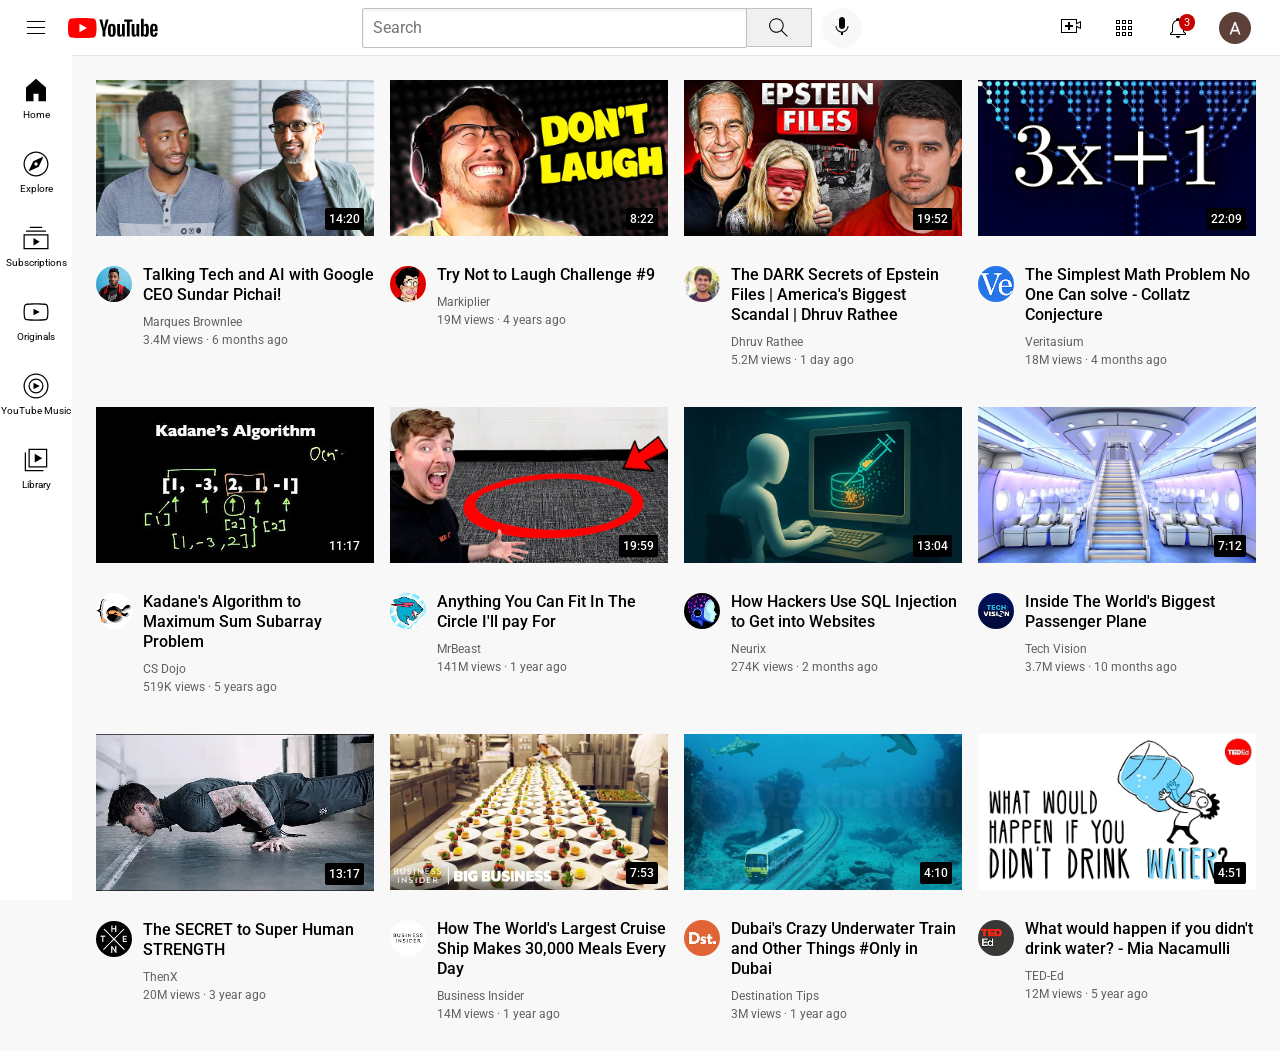
<file: index.html>
<!DOCTYPE html>
<html lang="en">

<head>
    <meta charset="UTF-8">
    <meta name="viewport" content="width=device-width, initial-scale=1.0">
    <title>YouTube.com Clone</title>

    <link rel="preconnect" href="https://fonts.googleapis.com">
    <link rel="preconnect" href="https://fonts.gstatic.com" crossorigin>
    <link href="https://fonts.googleapis.com/css2?family=Roboto:ital,wght@0,100..900;1,100..900&display=swap"
        rel="stylesheet">

    <link rel="stylesheet" href="Styles/video.css">
    <link rel="stylesheet" href="Styles/header.css">
    <link rel="stylesheet" href="Styles/general.css">
    <link rel="stylesheet" href="Styles/sidebar.css">
    
    <link rel="icon" href="youtube-favicon.ico">
</head>

<body>
    <div class="header">
        <div class="left-section">
            <img class="hamburger-menu" src="Icons/hamburger-menu.svg">
            <img class="youtube-logo" src="Icons/youtube-logo.svg">
        </div>
        <div class="middle-section">
            <input type="text" placeholder="Search" class="search-bar">
            <button class="search-button">
                <img class="search-icon" src="Icons/search.svg">
                <div class="tooltip">Search</div>
            </button>
            <button class="voice-search-button">
                <img class="voice-search-icon" src="Icons/voice-search-icon.svg">
                <div class="tooltip">Search with your voice</div>
            </button>
        </div>
        <div class="right-section">
            <div class="upload-tooltip">
                <img class="upload" src="Icons/upload.svg">
                <div class="tooltip">Create</div>
            </div>

            <div class="youtube-apps-tooltip">
                <img class="youtube-apps" src="Icons/youtube-apps.svg">
                <div class="tooltip">YouTube Apps</div>
            </div>

            <div class="notifications-icon-container notifications-tooltip" >
                <img src="Icons/notifications.svg" class="notifications">
                <div class="notifications-count">3</div>
                <div class="tooltip">Notifications</div>
            </div>

                <img class="my-channel-picture" src="Channels-picture/my-channel.jpg">

        </div>

    </div>


    <div class="sidebar">
        <div class="sidebar-link">
            <img class="sidebar-icon" src="Sidebar-icons/home.svg">
            <div>
                <p class="side-text">Home</p>
            </div>
        </div>
        <div class="sidebar-link">
            <img class="sidebar-icon" src="Sidebar-icons/explore.svg">
            <div>
                <p class="side-text">Explore</p>
            </div>
        </div>
        <div class="sidebar-link">
            <img class="sidebar-icon" src="Sidebar-icons/subscriptions.svg">
            <div>
                <p class="side-text">Subscriptions</p>
            </div>
        </div>
        <div class="sidebar-link">
            <img class="sidebar-icon" src="Sidebar-icons/originals.svg">
            <div>
                <p class="side-text">Originals</p>
            </div>
        </div>
        <div class="sidebar-link">
            <img class="sidebar-icon" src="Sidebar-icons/youtube-music.svg">
            <div>
                <p class="side-text">YouTube Music</p>
            </div>
        </div>
        <div class="sidebar-link">
            <img class="sidebar-icon" src="Sidebar-icons/library.svg">
            <div>
                <p class="side-text">Library</p>
            </div>
        </div>
    </div>


    <div class="video-grid">
        <div class="video-preview">

            <div class="thumbnail-row">
                <a href="https://youtu.be/n2RNcPRtAiY?si=ywS56VvtZqs8I3Bt"><img class="thumbnail" src="Thumbnails/thumbnail-1.webp" alt="Thumbnail-1"></a>
                <div class="video-length">14:20</div>
            </div>
            <div class="video-info-grid">
                <div class="channel-picture">
                    <a href="https://youtube.com/@mkbhd?si=HwsjlEPZdfZRL6Wl">
                        <img src="Channels-picture/channel-1.jpeg" class="icon">
                    </a>
                </div>
                <div class="video-info">
                    <p class="video-title">Talking Tech and AI with Google CEO Sundar Pichai!</p>
                    <p class="video-author">Marques Brownlee</p>
                    <p class="video-stats">3.4M views &#183; 6 months ago</p>
                </div>
            </div>
        </div>
        <div class="video-preview">
            <div class="thumbnail-row">
                <a href="https://youtu.be/mP0RAo9SKZk?si=tq9yCyyNDq5b0_im">
                    <img src="Thumbnails/thumbnail-2.webp" alt="Thumbnail-2" class="thumbnail">
                </a>
                <div class="video-length">8:22</div>
            </div>
            <div class="video-info-grid">
                <div class="channel-picture">
                    <a href="https://youtube.com/@markiplier?si=-QwYKzZkcKWpm5xz">
                        <img src="Channels-picture/channel-2.jpeg" class="icon">
                    </a>
                </div>
                <div class="video-info">
                    <p class="video-title">Try Not to Laugh Challenge #9</p>
                    <p class="video-author">Markiplier</p>
                    <p class="video-stats">19M views &#183; 4 years ago</p>
                </div>
            </div>
        </div>

        <div class="video-preview">
            <div class="thumbnail-row">
                <a href="https://youtu.be/O1z_-O6IXIc?si=OTBW5y6AcjAS5aP8">
                    <img class="thumbnail" src="Thumbnails/thumbnail-3.avif">
                </a>
                <div class="video-length">19:52</div>
            </div>
            <div class="video-info-grid">
                <div class="channel-picture">
                    <a href="https://youtube.com/@dhruvrathee?si=YYCX8St7WUenhRTb">
                        <img class="icon" src="Channels-picture/channel-3.jpg">
                    </a>
                </div>
                <div class="video-info">
                    <p class="video-title">The DARK Secrets of Epstein Files | America's Biggest Scandal | Dhruv Rathee</p>
                    <p class="video-author">Dhruv Rathee</p>
                    <p class="video-stats">5.2M views &#183; 1 day ago</p>
                </div>
            </div>
        </div>

        <div class="video-preview">
            <div class="thumbnail-row">
                <a href="https://youtu.be/094y1Z2wpJg?si=3vijOHV7n1v48WhL">
                    <img class="thumbnail" src="Thumbnails/thumbnail-4.webp">
                </a>
                <div class="video-length">22:09</div>
            </div>
            <div class="video-info-grid">
                <div class="channel-picture">
                    <a href="https://youtube.com/@veritasium?si=f1sW0SY8KsUWjaFx">
                        <img class="icon" src="Channels-picture/channel-4.jpeg">
                    </a>
                </div>
                <div class="video-info">
                    <p class="video-title">The Simplest Math Problem No One Can solve - Collatz Conjecture</p>
                    <p class="video-author">Veritasium</p>
                    <p class="video-stats">18M views &#183; 4 months ago</p>
                </div>
            </div>
        </div>

        <div class="video-preview">
            <div class="thumbnail-row">
                <a href="https://youtu.be/86CQq3pKSUw?si=F56yfEnCfnoHIzDa">
                    <img src="Thumbnails/thumbnail-5.webp" class="thumbnail">
                </a>
                <div class="video-length">11:17</div>
            </div>
            <div class="video-info-grid">
                <div class="channel-picture">
                    <a href="https://youtube.com/@csdojo?si=z7gKMdmj8Stnj-O0">
                        <img src="Channels-picture/channel-5.jpeg" class="icon">
                    </a>
                </div>
                <div class="video-info">
                    <p class="video-title">Kadane's Algorithm to Maximum Sum Subarray Problem</p>
                    <p class="video-author">CS Dojo</p>
                    <p class="video-stats">519K views &#183; 5 years ago</p>
                </div>
            </div>
        </div>

        <div class="video-preview">
            <div class="thumbnail-row">
                <a href="https://youtu.be/yXWw0_UfSFg?si=9_xSqV65pQeDXmpS">
                    <img src="Thumbnails/thumbnail-6.webp" class="thumbnail">
                </a>
                <div class="video-length">19:59</div>
            </div>
            <div class="video-info-grid">
                <div class="channel-picture">
                    <a href="https://youtube.com/@mrbeast?si=vjMGUwD9JaVr5BM8">
                        <img src="Channels-picture/channel-6.jpeg" class="icon">
                    </a>
                </div>
                <div class="video-info">
                    <p class="video-title">Anything You Can Fit In The Circle I'll pay For</p>
                    <p class="video-author">MrBeast</p>
                    <p class="video-stats">141M views &#183; 1 year ago</p>
                </div>
            </div>
        </div>
        <div class="video-preview">
            <div class="thumbnail-row">
                <a href="https://youtu.be/GpngIucpMkw?si=qDaUCi5TbwI5Xy55">
                    <img src="Thumbnails/thumbnail-7.avif" class="thumbnail">
                </a>
                <div class="video-length">13:04</div>
            </div>
            <div class="video-info-grid">
                <div class="channel-picture">
                    <a href="https://youtube.com/@neurixtech?si=dfShTkVLiO5FbetB">
                        <img src="Channels-picture/channel-7.jpg" class="icon">
                    </a>
                </div>
                <div class="video-info">
                    <p class="video-title">How Hackers Use SQL Injection to Get into Websites</p>
                    <p class="video-author">Neurix</p>
                    <p class="video-stats">274K views &#183; 2 months ago</p>
                </div>
            </div>
        </div>
        <div class="video-preview">
            <div class="thumbnail-row">
                <a href="https://youtu.be/lFm4EM1juls?si=U8vPtbJs-IB7koVw">
                    <img src="Thumbnails/thumbnail-8.webp" class="thumbnail">
                </a>
                <div class="video-length">7:12</div>
            </div>
            <div class="video-info-grid">
                <div class="channel-picture">
                    <a href="https://youtube.com/@adin?si=xf7pwfrrXUGAbbdW">
                        <img src="Channels-picture/channel-8.jpeg" class="icon">
                    </a>
                </div>
                <div class="video-info">
                    <p class="video-title">Inside The World's Biggest Passenger Plane</p>
                    <p class="video-author">Tech Vision</p>
                    <p class="video-stats">3.7M views &#183; 10 months ago</p>
                </div>
            </div>
        </div>
        <div class="video-preview">
            <div class="thumbnail-row">
                <a href="https://youtu.be/ixmxOlcrlUc?si=qSjqKc1NgmBJe-BG">
                    <img src="Thumbnails/thumbnail-9.webp" class="thumbnail">
                </a>
                <div class="video-length">13:17</div>
            </div>
            <div class="video-info-grid">
                <div class="channel-picture">
                    <a href="https://youtube.com/@officialthenxstudios?si=OWhkotPARu5wJkS6">
                        <img src="Channels-picture/channel-9.jpeg" class="icon">
                    </a>
                </div>
                <div class="video-info">
                    <p class="video-title">The SECRET to Super Human STRENGTH</p>
                    <p class="video-author">ThenX</p>
                    <p class="video-stats">20M views &#183; 3 year ago</p>
                </div>
            </div>
        </div>
        <div class="video-preview">
            <div class="thumbnail-row">
                <a href="https://youtu.be/R2vXbFp5C9o?si=KgdtUZJwwCWiojuZ">
                    <img src="Thumbnails/thumbnail-10.webp" class="thumbnail">
                </a>
                <div class="video-length">7:53</div>
            </div>
            <div class="video-info-grid">
                <div class="channel-picture">
                    <a href="https://youtube.com/@businessinsider?si=sN7BTqBjSw17WkyZ">
                        <img src="Channels-picture/channel-10.jpeg" class="icon">
                    </a>
                </div>
                <div class="video-info">
                    <p class="video-title">How The World's Largest Cruise Ship Makes 30,000 Meals Every Day</p>
                    <p class="video-author">Business Insider</p>
                    <p class="video-stats">14M views &#183; 1 year ago</p>
                </div>
            </div>
        </div>
        <div class="video-preview">
            <div class="thumbnail-row">
                <a href="https://youtu.be/0nZuYyXET3s?si=0doeN-1_7F9aYvYd">
                    <img src="Thumbnails/thumbnail-11.webp" class="thumbnail">
                </a>
                <div class="video-length">4:10</div>
            </div>
            <div class="video-info-grid">
                <div class="channel-picture">
                    <a href="https://youtube.com/@destinationtips?si=1AZLStXSthxAYpxl">
                        <img src="Channels-picture/channel-11.jpeg" class="icon">
                    </a>
                </div>
                <div class="video-info">
                    <p class="video-title">Dubai's Crazy Underwater Train and Other Things #Only in Dubai</p>
                    <p class="video-author">Destination Tips</p>
                    <p class="video-stats">3M views &#183; 1 year ago</p>
                </div>
            </div>
        </div>
        <div class="video-preview">
            <div class="thumbnail-row">
                <a href="https://youtu.be/9iMGFqMmUFs?si=yPRTFW2FkAAukufg">
                    <img src="Thumbnails/thumbnail-12.webp" class="thumbnail">
                </a>
                <div class="video-length">4:51</div>
            </div>
            <div class="video-info-grid">
                <div class="channel-picture">
                    <a href="https://youtube.com/@teded?si=sSVCHlFHuGuraSlj">
                        <img src="Channels-picture/channel-12.jpeg" class="icon">
                    </a>
                </div>
                <div class="video-info">
                    <p class="video-title">What would happen if you didn't drink water? - Mia Nacamulli</p>
                    <p class="video-author">TED-Ed</p>
                    <p class="video-stats">12M views &#183; 5 year ago</p>
                </div>
            </div>
        </div>
    </div>
</body>

</html>
</file>
<file: Styles/video.css>
.thumbnail {
    width: 100%;
}

.icon{
    margin-top: 18px;
    height: 36px;
    width: 36px;
    border-radius: 25px;
    display: inline-block;
}
.video-grid{
    display: grid;
    grid-template-columns: 1fr 1fr 1fr;
    column-gap: 16px;
    row-gap: 40px;
}

@media (max-width: 750px) {
    .video-grid {
        grid-template-columns: 1fr 1fr;
    }
}

@media (min-width: 1000px) {
    .video-grid{
        grid-template-columns: 1fr 1fr 1fr 1fr;
    }
}

@media ((min-width: 751px) and (max-width: 999px)) {
    .video-grid{
        grid-template-columns: 1fr 1fr 1fr;
    }
}

.video-info-grid{
    display: grid;
    grid-template-columns: 37px 1fr;
}
.channel-picture{
    vertical-align: top;
}
.video-info{
    margin-left: 10px;
}
.video-title{
    font-weight: 500;
    line-height: 20px;
    margin-bottom: 10px;
    margin-top: 17px;
}
.video-author{
    color: rgb(96, 96, 96);
    margin-bottom: 4px;
    font-size: 12px;
    margin-top: 0;
}
.video-stats{
    margin-top: 0;
    font-size: 12px;
    color: rgb(96,96,96);
}
.thumbnail-row{
    position: relative;
    margin-bottom: 8px;
}
.video-length{
    font-family: Roboto, Arial;
    position: absolute;
    background-color: black;
    color: white;
    bottom: 10px;
    right: 10px;
    /* padding-right: 4px;
    padding-left: 4px;
    padding-top: 4px;
    padding-bottom: 4px; */
    padding: 4px;         /*same as 4 lines above*/
    font-size: 12px;
    font-weight: 500;
    border-radius: 2px;
}
</file>
<file: Styles/header.css>
.header {
    height: 55px;
    background-color: white;

    display: flex;
    flex-direction: row;
    justify-content: space-between;

    position: fixed;
    top: 0;
    left: 0;
    right: 0;

    border-bottom-width: 1px;
    border-bottom-style: solid;
    border-bottom-color: rgb(228, 228, 228);

    z-index: 100;
}

.left-section {
    display: flex;
    align-items: center;
}

.middle-section {
    flex: 1;
    margin-left: 70px;
    margin-right: 35px;
    max-width: 500px;
    display: flex;
    align-items: center;
}

.right-section {
    width: 250px;
    display: flex;
    align-items: center;
    justify-content: space-evenly;
    flex-shrink: 0;
}

.hamburger-menu {
    height: 24px;
    margin-left: 24px;
    margin-right: 20px;
}

.youtube-logo {
    height: 20px;
}

.search-bar{
    flex: 1;
    height: 36px;
    padding-left: 10px;
    font-size: 16px;
    /* border-width: 1px;
    border-style: solid;
    border-color: rgb(192, 192, 192); */
    border: 1px solid rgb(192, 192, 192);    /*same as 3 lines above*/
    border-radius: 2px;
    box-shadow: inset 1px 2px 3px rgba(0, 0, 0, 0.05);
    width: 0;      /*to allow it to shrink*/
}

.search-bar::placeholder{
    font-family: Roboto, Arial;
    font-size: 16px;
}

.search-button{
    height: 39px;
    width: 66px;
    background-color: rgb(240, 240, 240);
    border-width: 1px;
    border-style: solid;
    border-color: rgb(192, 192, 192);
    margin-left: -1px;              /*note*/
    margin-right: 10px;
    margin-right: 10px;
}

.search-button,
.voice-search-button
.upload-tooltip,
.youtube-apps-tooltip,
.notifications-tooltip{
    position: relative;
    display: flex;
    align-items: center;
    justify-content: center;
}

.search-button .tooltip,
.voice-search-button .tooltip,
.upload-tooltip .tooltip,
.youtube-apps-tooltip .tooltip,
.notifications-tooltip .tooltip{
    font-family: Roboto, Arial;
    position: absolute;
    background-color: grey;
    color: white;
    padding-top: 4px;
    padding-bottom: 4px;
    padding-left: 8px;
    padding-right: 8px;
    border-radius: 2px;
    font-size: 12px;

    bottom: -30px;
    opacity: 0;
    transition: opacity 0.15s;
    pointer-events: none;   /*won't work if we hover over tooltip*/
    white-space: nowrap;
}

.search-button:hover .tooltip,
.voice-search-button:hover .tooltip,
.upload-tooltip:hover .tooltip,
.youtube-apps-tooltip:hover .tooltip,
.notifications-tooltip:hover .tooltip{
    opacity: 1;
}

.search-icon{
    height: 25px;
}

.voice-search-icon {
    height: 24px;
}
.voice-search-button{
    height: 40px;
    width: 40px;
    border-radius: 20px;
    border: none;
    background-color: rgb(248, 248, 248);
}

.upload {
    height: 24px;
}

.my-channel-picture {
    height: 32px;
    border-radius: 16px;
}

.youtube-apps {
    height: 24px;
}

.notifications {
    height: 24px;
}

.notifications-icon-container{
    position: relative;
}
.notifications-count{
    font-family: Roboto, Arial;
    font-size: 11px;
    position: absolute;

    top: -2px;
    right: -5px;

    background-color: rgb(200, 0, 0);
    color: white;
    border-radius: 10px;
    padding-left: 5px;
    padding-right: 5px;
    padding-top: 2px;
    padding-bottom: 2px;
}
</file>
<file: Styles/general.css>
p{
    font-family: Roboto, Arial;
    margin-top: 0;
    margin-bottom: 0;
}
body{
    margin: 0;
    padding-top: 80px;
    padding-left: 96px;
    padding-right: 24px;
    background-color: rgb(248, 248, 248);
    margin-bottom: 30px;
}
</file>
<file: Styles/sidebar.css>
.sidebar{
    background-color: white;
    color: white;
    position: fixed;
    left: 0;
    top: 55px;
    bottom: 0;
    width: 72px;
    padding-top: 5px;

    z-index: 200;
}

.sidebar-icon{
    height: 30px;
    margin-bottom: 4px;
}

.side-text{
    color: black;
    font-size: 10px;
}
.sidebar-link{
    height: 74px;
    display: flex;
    align-items: center;
    justify-content: center;
    flex-direction: column;
    cursor: pointer;
}
.sidebar-link:hover{
    background-color: rgb(235, 235, 235);
}
.sidebar-link div{
    font-family: Roboto, Arial;
    font-size: 10px;
}
</file>
